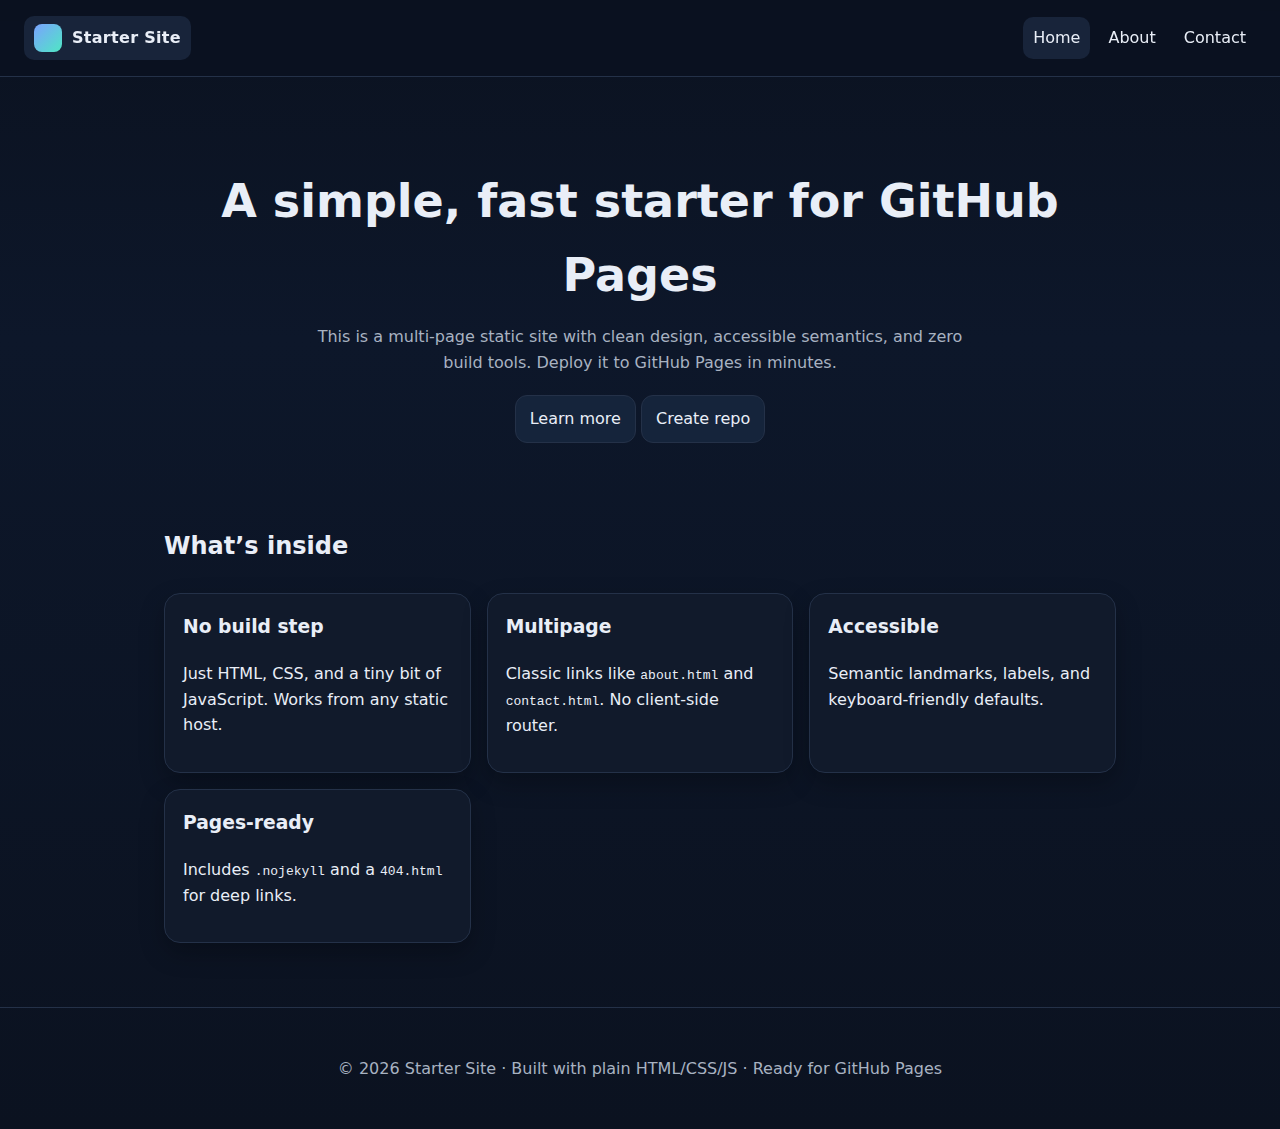
<file: index.html>
<!doctype html>
<html lang="en">
<head>
  <meta charset="utf-8">
  <meta name="viewport" content="width=device-width, initial-scale=1">
  <meta name="description" content="A minimal multi-page static site ready for GitHub Pages.">
  <link rel="icon" href="data:image/svg+xml,%3Csvg xmlns='http://www.w3.org/2000/svg' width='128' height='128'%3E%3Cdefs%3E%3ClinearGradient id='g' x1='0' y1='0' x2='1' y2='1'%3E%3Cstop offset='0' stop-color='%237aa2ff'/%3E%3Cstop offset='1' stop-color='%234fe7c4'/%3E%3C/linearGradient%3E%3C/defs%3E%3Crect width='100%25' height='100%25' rx='28' ry='28' fill='url(%23g)'/%3E%3Ctext x='50%25' y='58%25' text-anchor='middle' font-family='Arial' font-size='70' fill='white'%3E%3E%3C/text%3E%3C/svg%3E">
  <title>Home · Starter Site</title>
  <link rel="preload" href="assets/styles.css" as="style">
  <link rel="stylesheet" href="assets/styles.css">
  <meta name="theme-color" content="#0b1220">
</head>
<body>
  <header class="nav" role="navigation" aria-label="Main">
    <a class="brand" href="index.html">
      <span class="brand-logo" aria-hidden="true"></span>
      <span>Starter Site</span>
    </a>
    <nav class="nav-links">
      <a href="index.html">Home</a>
      <a href="about.html">About</a>
      <a href="contact.html">Contact</a>
    </nav>
  </header>
  <main class="container">

<section class="hero" aria-labelledby="hero-title">
  <h1 id="hero-title">A simple, fast starter for GitHub Pages</h1>
  <p>This is a multi‑page static site with clean design, accessible semantics, and zero build tools. Deploy it to GitHub Pages in minutes.</p>
  <p style="margin-top:20px">
    <a class="btn" href="about.html">Learn more</a>
    <a class="btn" href="404.html" target="_blank" rel="noopener">Create repo</a>
  </p>
</section>

<section aria-labelledby="features-title">
  <h2 id="features-title">What’s inside</h2>
  <div class="grid">
    <article class="card">
      <h3>No build step</h3>
      <p>Just HTML, CSS, and a tiny bit of JavaScript. Works from any static host.</p>
    </article>
    <article class="card">
      <h3>Multipage</h3>
      <p>Classic links like <code>about.html</code> and <code>contact.html</code>. No client‑side router.</p>
    </article>
    <article class="card">
      <h3>Accessible</h3>
      <p>Semantic landmarks, labels, and keyboard‑friendly defaults.</p>
    </article>
    <article class="card">
      <h3>Pages‑ready</h3>
      <p>Includes <code>.nojekyll</code> and a <code>404.html</code> for deep links.</p>
    </article>
  </div>
</section>

  </main>
  <footer>
    <p>© <span data-year></span> Starter Site · Built with plain HTML/CSS/JS · Ready for GitHub Pages</p>
  </footer>
  <script src="assets/script.js" defer></script>
</body>
</html>
</file>
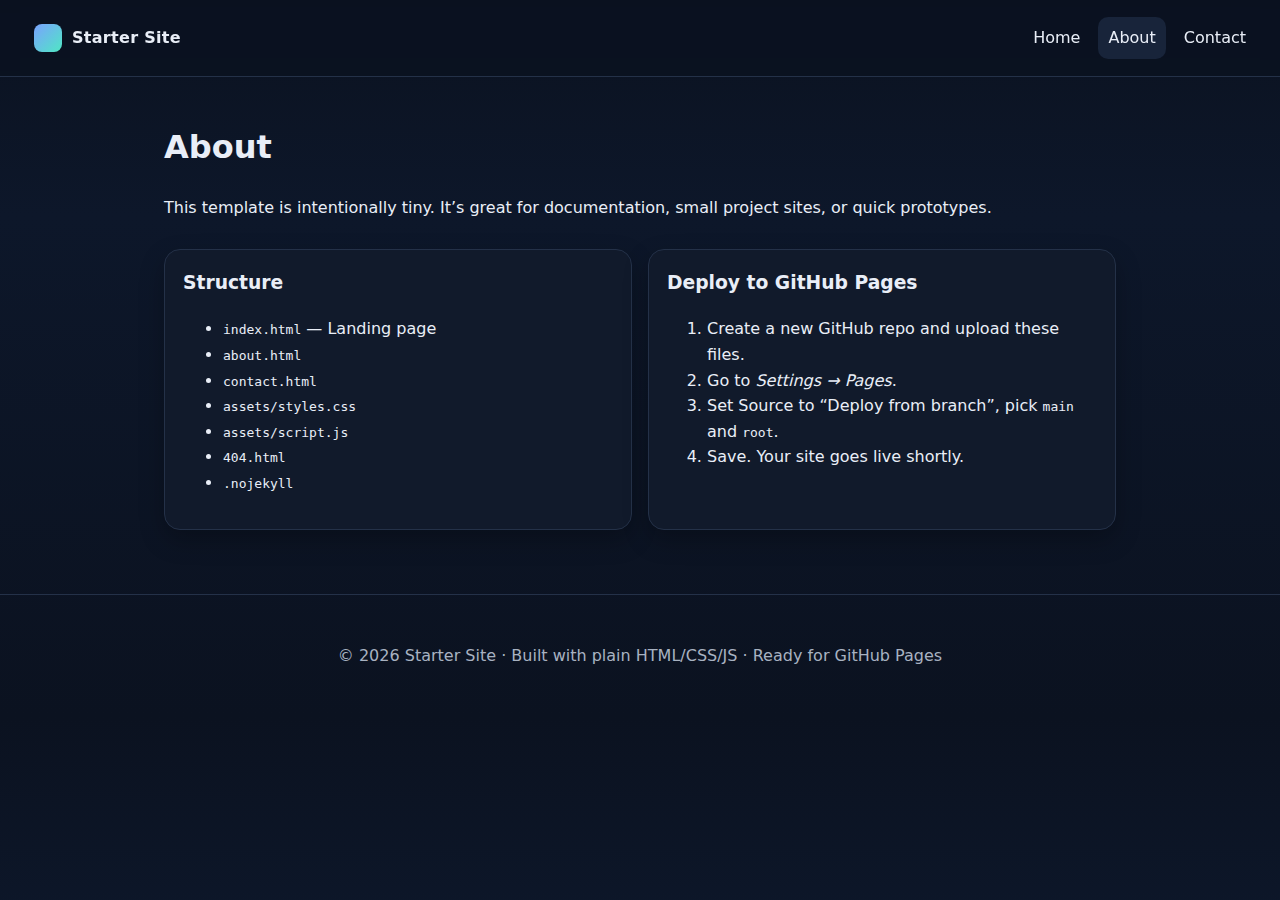
<file: about.html>
<!doctype html>
<html lang="en">
<head>
  <meta charset="utf-8">
  <meta name="viewport" content="width=device-width, initial-scale=1">
  <meta name="description" content="About this minimal multi-page static site.">
  <link rel="icon" href="data:image/svg+xml,%3Csvg xmlns='http://www.w3.org/2000/svg' width='128' height='128'%3E%3Cdefs%3E%3ClinearGradient id='g' x1='0' y1='0' x2='1' y2='1'%3E%3Cstop offset='0' stop-color='%237aa2ff'/%3E%3Cstop offset='1' stop-color='%234fe7c4'/%3E%3C/linearGradient%3E%3C/defs%3E%3Crect width='100%25' height='100%25' rx='28' ry='28' fill='url(%23g)'/%3E%3Ctext x='50%25' y='58%25' text-anchor='middle' font-family='Arial' font-size='70' fill='white'%3E%3E%3C/text%3E%3C/svg%3E">
  <title>About · Starter Site</title>
  <link rel="preload" href="assets/styles.css" as="style">
  <link rel="stylesheet" href="assets/styles.css">
  <meta name="theme-color" content="#0b1220">
</head>
<body>
  <header class="nav" role="navigation" aria-label="Main">
    <a class="brand" href="index.html">
      <span class="brand-logo" aria-hidden="true"></span>
      <span>Starter Site</span>
    </a>
    <nav class="nav-links">
      <a href="index.html">Home</a>
      <a href="about.html">About</a>
      <a href="contact.html">Contact</a>
    </nav>
  </header>
  <main class="container">

<h1>About</h1>
<p>This template is intentionally tiny. It’s great for documentation, small project sites, or quick prototypes.</p>
<div class="grid">
  <div class="card">
    <h3>Structure</h3>
    <ul>
      <li><code>index.html</code> — Landing page</li>
      <li><code>about.html</code></li>
      <li><code>contact.html</code></li>
      <li><code>assets/styles.css</code></li>
      <li><code>assets/script.js</code></li>
      <li><code>404.html</code></li>
      <li><code>.nojekyll</code></li>
    </ul>
  </div>
  <div class="card">
    <h3>Deploy to GitHub Pages</h3>
    <ol>
      <li>Create a new GitHub repo and upload these files.</li>
      <li>Go to <em>Settings → Pages</em>.</li>
      <li>Set Source to “Deploy from branch”, pick <code>main</code> and <code>root</code>.</li>
      <li>Save. Your site goes live shortly.</li>
    </ol>
  </div>
</div>

  </main>
  <footer>
    <p>© <span data-year></span> Starter Site · Built with plain HTML/CSS/JS · Ready for GitHub Pages</p>
  </footer>
  <script src="assets/script.js" defer></script>
</body>
</html>
</file>
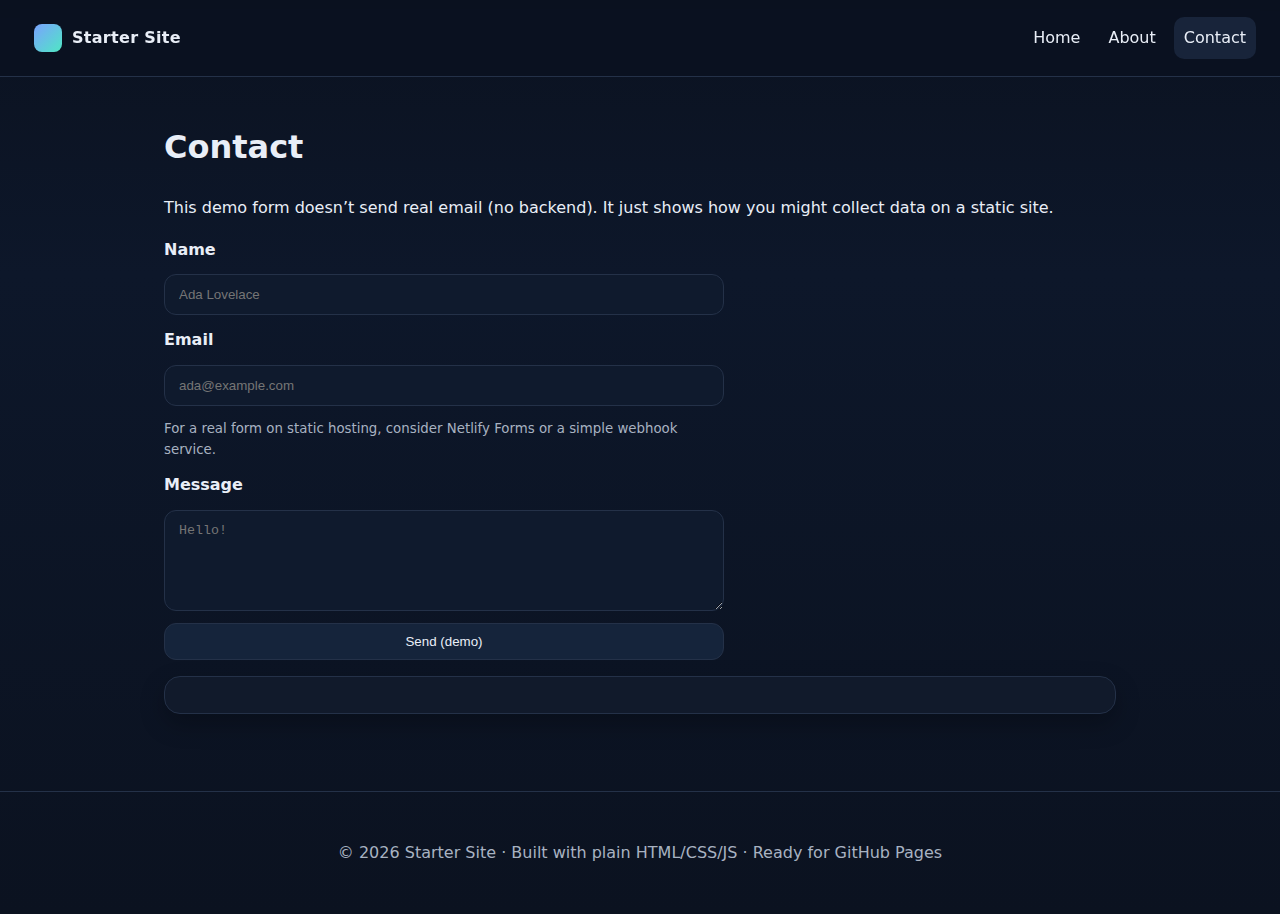
<file: contact.html>
<!doctype html>
<html lang="en">
<head>
  <meta charset="utf-8">
  <meta name="viewport" content="width=device-width, initial-scale=1">
  <meta name="description" content="Contact form demo for the static site.">
  <link rel="icon" href="data:image/svg+xml,%3Csvg xmlns='http://www.w3.org/2000/svg' width='128' height='128'%3E%3Cdefs%3E%3ClinearGradient id='g' x1='0' y1='0' x2='1' y2='1'%3E%3Cstop offset='0' stop-color='%237aa2ff'/%3E%3Cstop offset='1' stop-color='%234fe7c4'/%3E%3C/linearGradient%3E%3C/defs%3E%3Crect width='100%25' height='100%25' rx='28' ry='28' fill='url(%23g)'/%3E%3Ctext x='50%25' y='58%25' text-anchor='middle' font-family='Arial' font-size='70' fill='white'%3E%3E%3C/text%3E%3C/svg%3E">
  <title>Contact · Starter Site</title>
  <link rel="preload" href="assets/styles.css" as="style">
  <link rel="stylesheet" href="assets/styles.css">
  <meta name="theme-color" content="#0b1220">
</head>
<body>
  <header class="nav" role="navigation" aria-label="Main">
    <a class="brand" href="index.html">
      <span class="brand-logo" aria-hidden="true"></span>
      <span>Starter Site</span>
    </a>
    <nav class="nav-links">
      <a href="index.html">Home</a>
      <a href="about.html">About</a>
      <a href="contact.html">Contact</a>
    </nav>
  </header>
  <main class="container">

<h1>Contact</h1>
<p>This demo form doesn’t send real email (no backend). It just shows how you might collect data on a static site.</p>
<form data-demo-contact aria-labelledby="contact-title">
  <label for="name">Name</label>
  <input id="name" name="name" type="text" placeholder="Ada Lovelace" required>

  <label for="email">Email</label>
  <input id="email" name="email" type="email" placeholder="ada@example.com" required>
  <small class="helper">For a real form on static hosting, consider Netlify Forms or a simple webhook service.</small>

  <label for="message">Message</label>
  <textarea id="message" name="message" rows="5" placeholder="Hello!"></textarea>

  <button class="btn" type="submit">Send (demo)</button>
</form>

<pre id="demo-response" class="card" aria-live="polite" style="margin-top:16px; white-space:pre-wrap;"></pre>

  </main>
  <footer>
    <p>© <span data-year></span> Starter Site · Built with plain HTML/CSS/JS · Ready for GitHub Pages</p>
  </footer>
  <script src="assets/script.js" defer></script>
</body>
</html>
</file>
<file: assets/styles.css>
/* Basic, clean, responsive styles */
:root {
  --bg: #0b1220;
  --card: #111a2b;
  --text: #e9eef7;
  --muted: #a8b2c1;
  --accent: #7aa2ff;
  --accent-2: #4fe7c4;
  --border: #243148;
  --focus: #ffd166;
}

* { box-sizing: border-box; }
html, body { margin: 0; padding: 0; }
body {
  font-family: system-ui, -apple-system, Segoe UI, Roboto, Helvetica, Arial, sans-serif;
  background: linear-gradient(180deg, var(--bg), #0d172a 30%, #0b1220 100%);
  color: var(--text);
  line-height: 1.6;
}

.container {
  max-width: 1000px;
  margin: 0 auto;
  padding: 24px;
}

.nav {
  display: flex;
  align-items: center;
  justify-content: space-between;
  gap: 12px;
  padding: 16px 24px;
  border-bottom: 1px solid var(--border);
  position: sticky;
  top: 0;
  background: rgba(11,18,32,0.85);
  backdrop-filter: blur(8px);
}
.brand {
  display: inline-flex;
  align-items: center;
  gap: 10px;
  font-weight: 700;
  letter-spacing: 0.3px;
}
.brand-logo {
  width: 28px; height: 28px; border-radius: 8px;
  background: linear-gradient(135deg, var(--accent), var(--accent-2));
  display: inline-block;
}
.nav a {
  color: var(--text);
  text-decoration: none;
  padding: 8px 10px;
  border-radius: 10px;
}
.nav a:hover, .nav a[aria-current="page"] {
  background: #18243a;
}
.nav-links { display: flex; gap: 8px; }

.hero {
  padding: 64px 24px;
  text-align: center;
}
.hero h1 {
  font-size: clamp(32px, 4vw, 46px);
  margin: 0 0 12px 0;
}
.hero p {
  margin: 0 auto;
  color: var(--muted);
  max-width: 680px;
}

.grid {
  display: grid;
  grid-template-columns: repeat(auto-fit, minmax(240px, 1fr));
  gap: 16px;
  margin-top: 28px;
}

.card {
  background: var(--card);
  border: 1px solid var(--border);
  border-radius: 16px;
  padding: 18px;
  box-shadow: 0 10px 24px rgba(0,0,0,0.25);
}
.card h3 { margin-top: 0; }

footer {
  border-top: 1px solid var(--border);
  color: var(--muted);
  padding: 32px 24px;
  margin-top: 40px;
  text-align: center;
}

.btn {
  display: inline-block;
  padding: 10px 14px;
  border-radius: 12px;
  border: 1px solid var(--border);
  background: #15243b;
  color: var(--text);
  text-decoration: none;
}
.btn:hover { filter: brightness(1.2); }

/* Forms */
form {
  display: grid;
  gap: 12px;
  max-width: 560px;
  margin-top: 16px;
}
label { font-weight: 600; }
input, textarea {
  width: 100%;
  padding: 12px 14px;
  border-radius: 12px;
  border: 1px solid var(--border);
  background: #0f1a2d;
  color: var(--text);
}
input:focus, textarea:focus { outline: 3px solid var(--focus); }
small.helper { color: var(--muted); }

kbd {
  font-family: ui-monospace, SFMono-Regular, Menlo, Consolas, monospace;
  background: #0f1a2d; border: 1px solid var(--border);
  padding: 2px 6px; border-radius: 6px;
}
</file>
